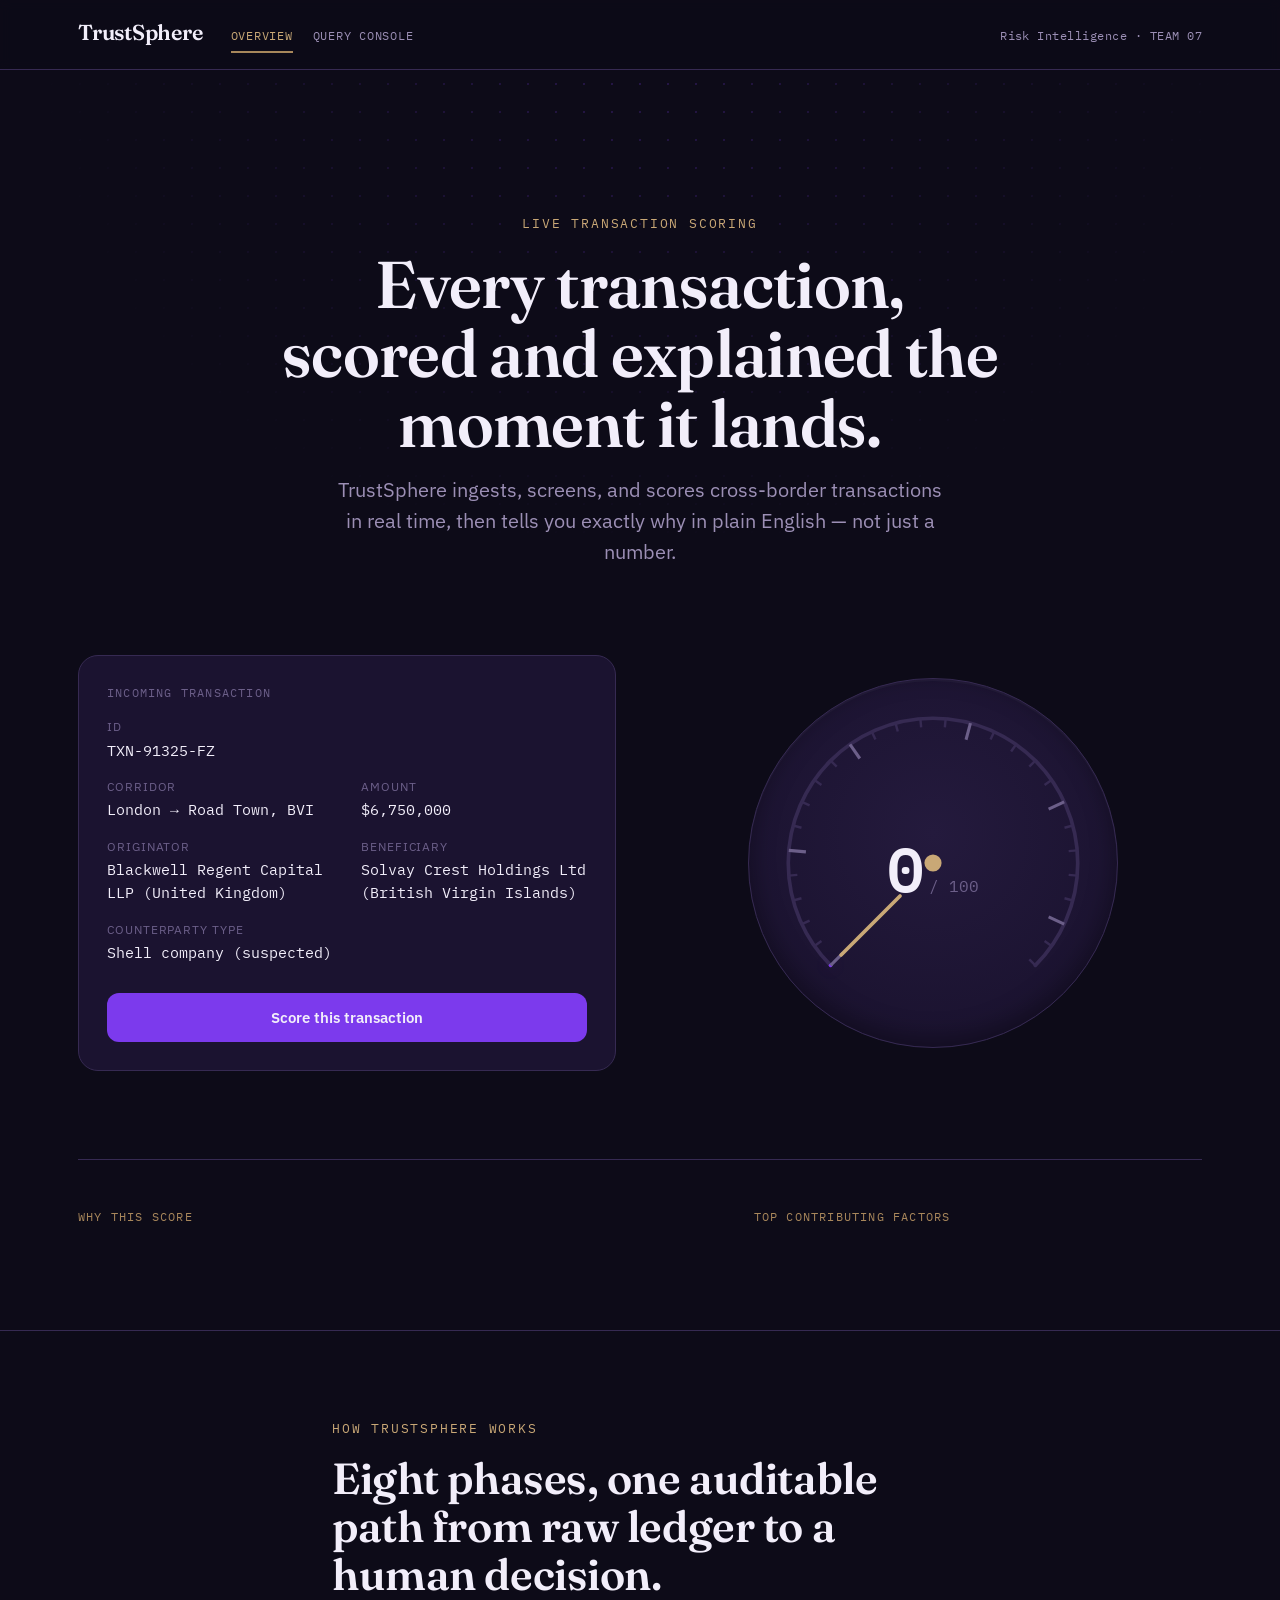
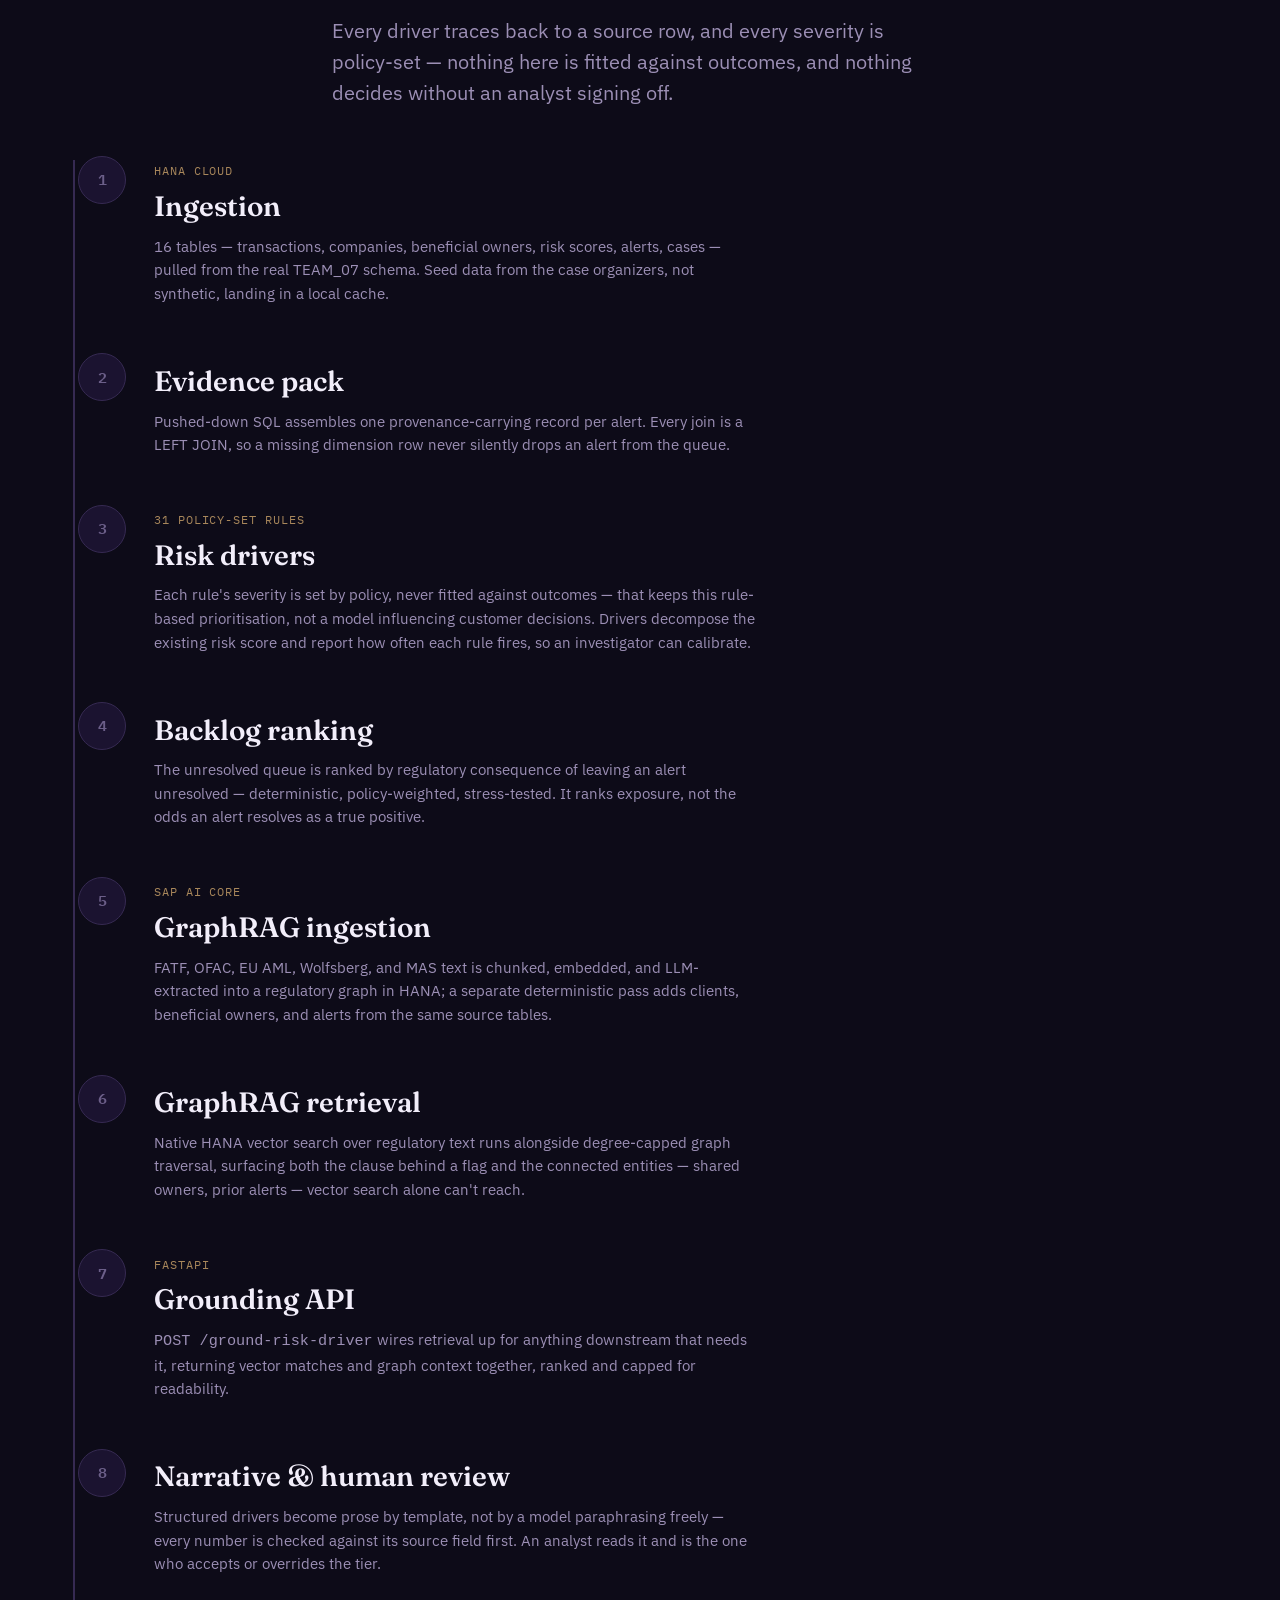
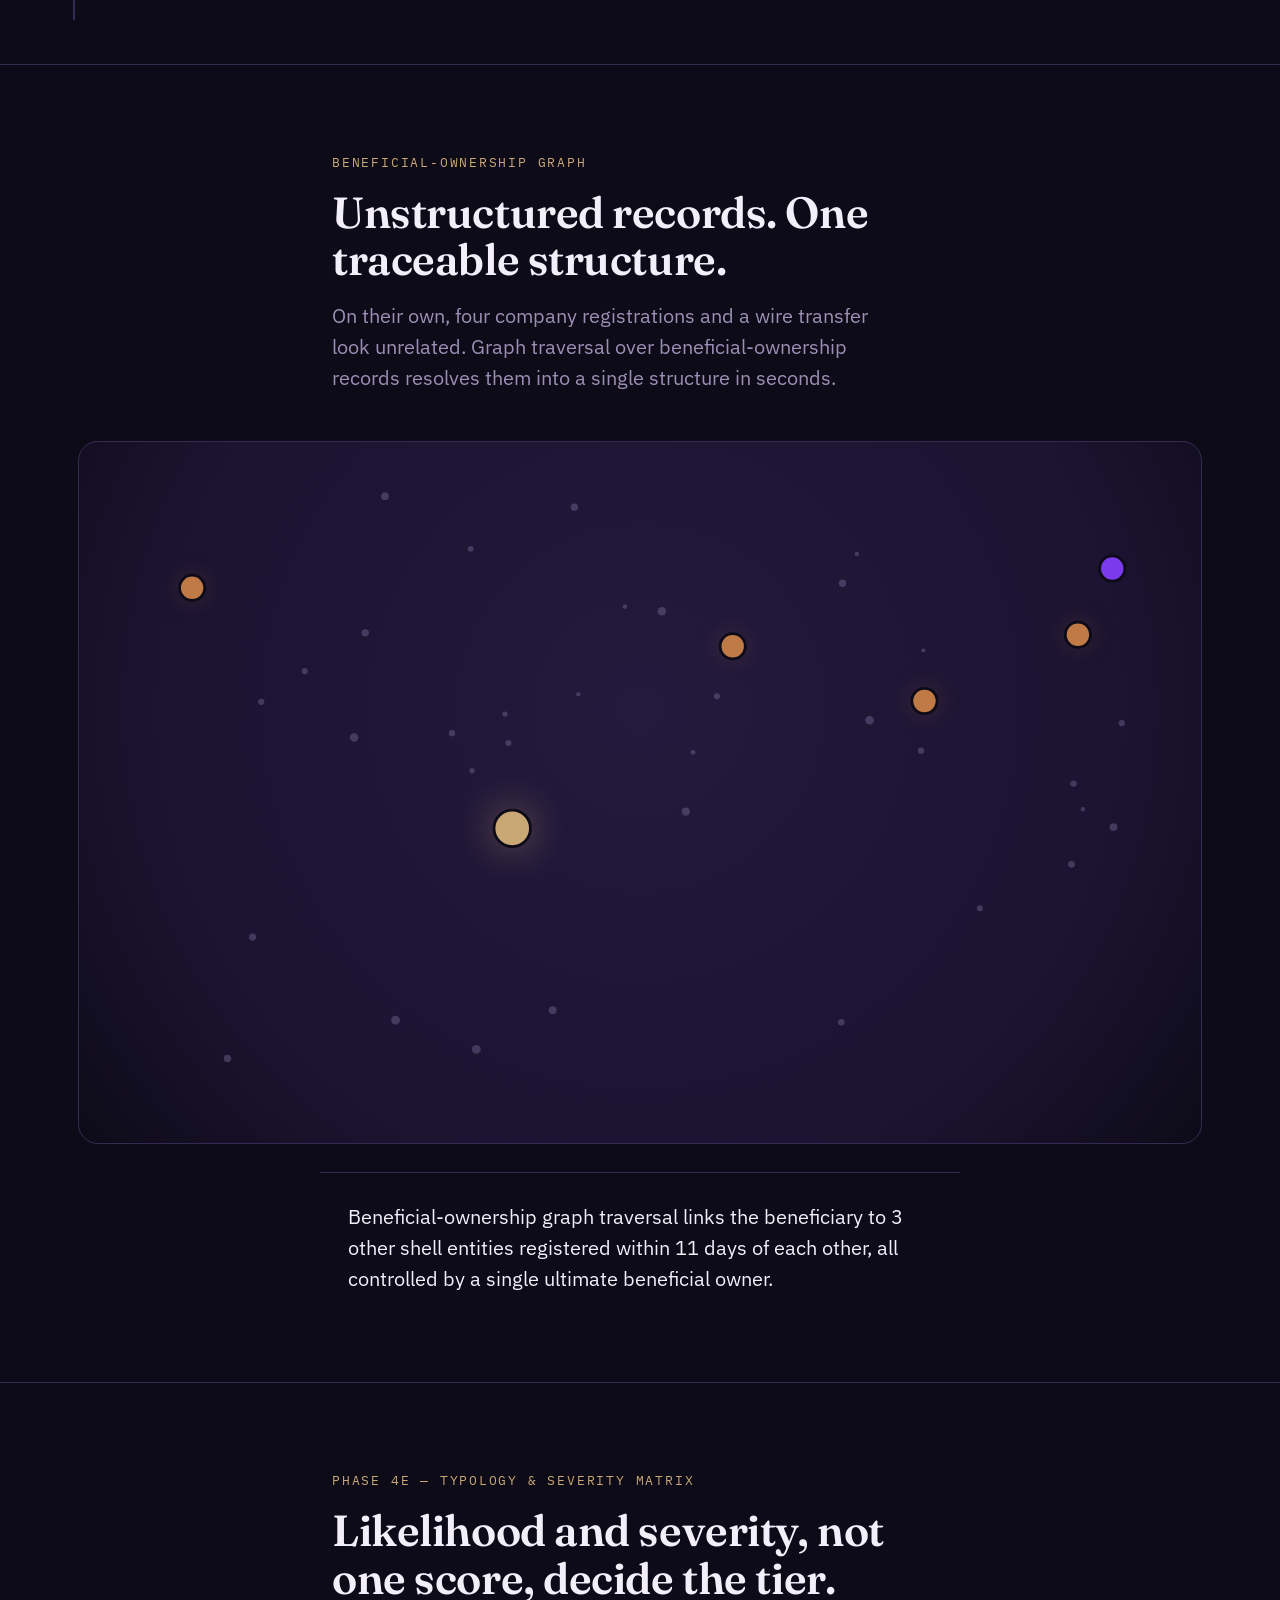
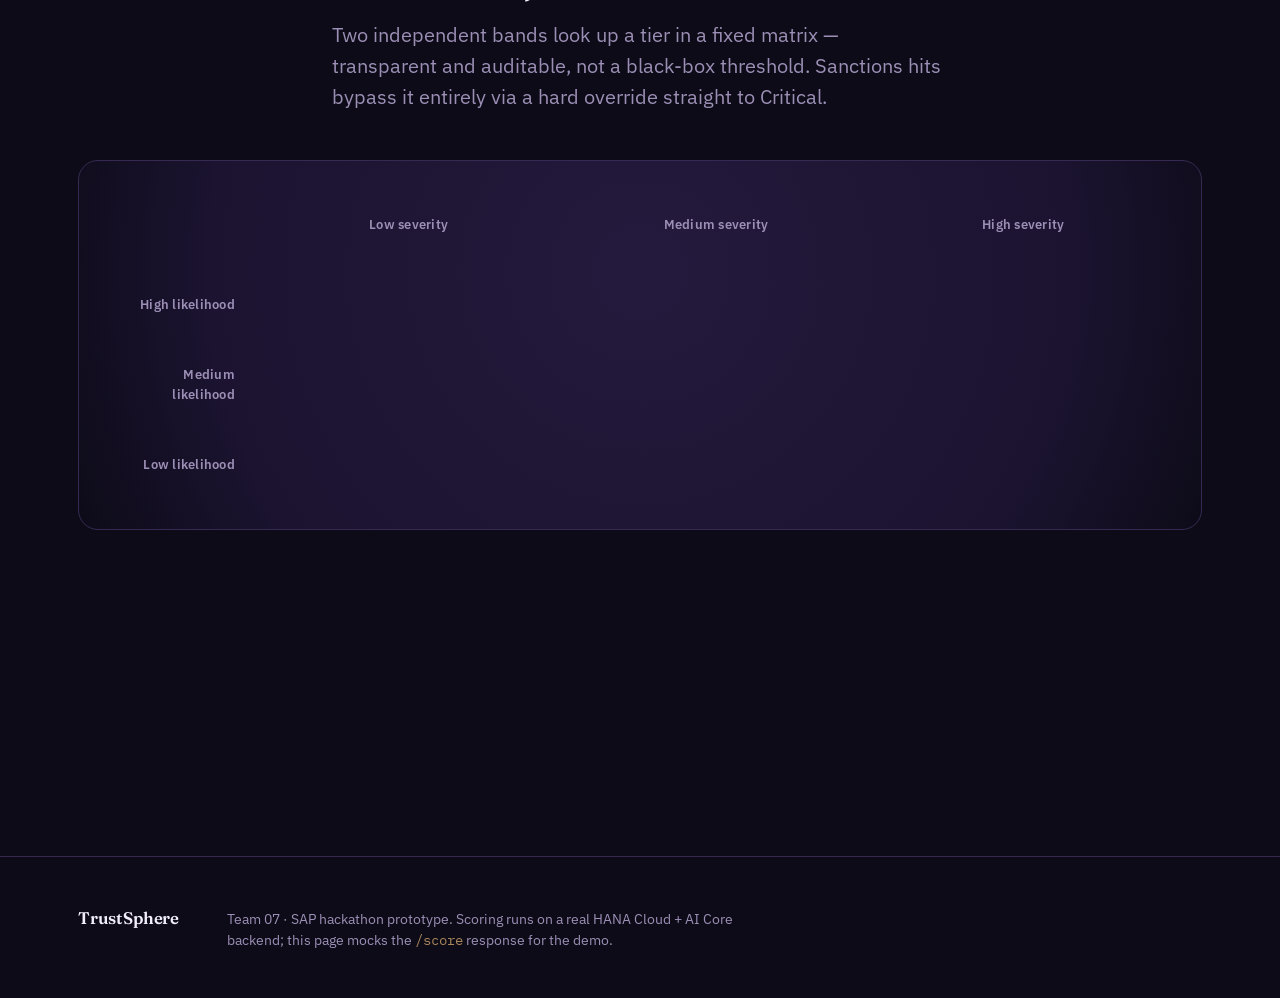
<file: demo/index.html>
<!doctype html>
<html lang="en">
<head>
<meta charset="utf-8" />
<meta name="viewport" content="width=device-width, initial-scale=1" />
<title>TrustSphere — Risk Intelligence for Institutional Banking</title>
<meta name="description" content="Live transaction risk scoring with plain-English rationale, built on real SAP HANA Cloud and AI Core infrastructure." />
<link rel="stylesheet" href="css/tokens.css" />
<link rel="stylesheet" href="css/main.css" />
<link rel="stylesheet" href="css/pipeline.css" />
<link rel="stylesheet" href="css/graph.css" />
<link rel="stylesheet" href="css/severity.css" />
</head>
<body>

<a class="skip-link" href="#main">Skip to content</a>

<header class="site-header">
  <div class="wrap site-header__inner">
    <span class="wordmark">TrustSphere</span>
    <nav class="site-nav" aria-label="Primary">
      <a class="site-nav__link" href="index.html" aria-current="page">Overview</a>
      <a class="site-nav__link" href="query.html">Query console</a>
    </nav>
    <span class="site-header__tag">Risk Intelligence · TEAM 07</span>
  </div>
</header>

<main id="main">
  <section class="hero" aria-labelledby="hero-heading">
    <div class="wrap hero__inner">
      <div class="hero__intro">
        <p class="eyebrow">Live transaction scoring</p>
        <h1 id="hero-heading" class="hero__heading">
          Every transaction, scored and explained the moment it lands.
        </h1>
        <p class="hero__lede">
          TrustSphere ingests, screens, and scores cross-border transactions in real time,
          then tells you exactly why in plain English — not just a number.
        </p>
      </div>

      <div class="hero__stage">
        <div class="txn-card" data-txn-card aria-live="polite">
          <p class="txn-card__label">Incoming transaction</p>
          <dl class="txn-card__grid">
            <div><dt>ID</dt><dd data-field="id">—</dd></div>
            <div><dt>Corridor</dt><dd data-field="corridor">—</dd></div>
            <div><dt>Amount</dt><dd data-field="amount">—</dd></div>
            <div><dt>Originator</dt><dd data-field="originator">—</dd></div>
            <div><dt>Beneficiary</dt><dd data-field="beneficiary">—</dd></div>
            <div><dt>Counterparty type</dt><dd data-field="entityType">—</dd></div>
          </dl>
          <button class="btn btn--primary" type="button" data-score-btn>
            Score this transaction
          </button>
        </div>

        <div class="gauge-panel">
          <div class="gauge" data-gauge id="gauge-instrument">
            <svg data-gauge-svg viewBox="0 0 300 300" role="img" aria-labelledby="gauge-title gauge-desc">
              <title id="gauge-title">Risk score dial</title>
              <desc id="gauge-desc">Radial instrument showing the composite risk score from 0 to 100.</desc>
              <path data-gauge-track class="gauge-track"></path>
              <path data-gauge-progress class="gauge-progress"></path>
              <g data-gauge-ticks></g>
              <line data-gauge-needle class="gauge-needle" x1="150" y1="112" x2="150" y2="44"></line>
              <circle class="gauge-hub" cx="150" cy="150" r="7"></circle>
            </svg>
            <div class="gauge__readout">
              <span class="gauge__score" data-gauge-score>0</span>
              <span class="gauge__scale">/ 100</span>
            </div>
            <p class="gauge__tier" data-gauge-tier aria-live="polite"></p>
          </div>
        </div>
      </div>

      <div class="rationale" data-rationale hidden>
        <div class="rationale__col">
          <p class="rationale__label">Why this score</p>
          <ol class="rationale__lines" data-rationale-lines></ol>
        </div>
        <div class="rationale__col">
          <p class="rationale__label">Top contributing factors</p>
          <ul class="factor-list" data-factor-list></ul>
        </div>
      </div>
    </div>
  </section>

  <section class="pipeline-section" aria-labelledby="pipeline-heading">
    <div class="wrap pipeline-section__intro">
      <p class="eyebrow">How TrustSphere works</p>
      <h2 id="pipeline-heading" class="pipeline-section__heading">
        Eight phases, one auditable path from raw ledger to a human decision.
      </h2>
      <p class="pipeline-section__lede">
        Every driver traces back to a source row, and every severity is policy-set —
        nothing here is fitted against outcomes, and nothing decides without an
        analyst signing off.
      </p>
    </div>

    <div class="wrap pipeline-stage" data-pipeline>
      <div class="pipeline-rail" aria-hidden="true">
        <span class="pipeline-rail__fill" data-pipeline-rail-fill></span>
      </div>
      <ol class="pipeline-list" data-pipeline-list>
        <li class="pipeline-step" data-pipeline-step>
          <div class="pipeline-step__marker" data-pipeline-marker>
            <span class="pipeline-step__dot" data-pipeline-dot></span>
            <span class="pipeline-step__num">1</span>
          </div>
          <div class="pipeline-step__body">
            <span class="pipeline-step__tag">HANA Cloud</span>
            <p class="pipeline-step__title">Ingestion</p>
            <p class="pipeline-step__detail">
              16 tables — transactions, companies, beneficial owners, risk scores,
              alerts, cases — pulled from the real TEAM_07 schema. Seed data from the
              case organizers, not synthetic, landing in a local cache.
            </p>
          </div>
        </li>
        <li class="pipeline-step" data-pipeline-step>
          <div class="pipeline-step__marker" data-pipeline-marker>
            <span class="pipeline-step__dot" data-pipeline-dot></span>
            <span class="pipeline-step__num">2</span>
          </div>
          <div class="pipeline-step__body">
            <p class="pipeline-step__title">Evidence pack</p>
            <p class="pipeline-step__detail">
              Pushed-down SQL assembles one provenance-carrying record per alert.
              Every join is a LEFT JOIN, so a missing dimension row never silently
              drops an alert from the queue.
            </p>
          </div>
        </li>
        <li class="pipeline-step" data-pipeline-step>
          <div class="pipeline-step__marker" data-pipeline-marker>
            <span class="pipeline-step__dot" data-pipeline-dot></span>
            <span class="pipeline-step__num">3</span>
          </div>
          <div class="pipeline-step__body">
            <span class="pipeline-step__tag">31 policy-set rules</span>
            <p class="pipeline-step__title">Risk drivers</p>
            <p class="pipeline-step__detail">
              Each rule's severity is set by policy, never fitted against outcomes —
              that keeps this rule-based prioritisation, not a model influencing
              customer decisions. Drivers decompose the existing risk score and
              report how often each rule fires, so an investigator can calibrate.
            </p>
          </div>
        </li>
        <li class="pipeline-step" data-pipeline-step>
          <div class="pipeline-step__marker" data-pipeline-marker>
            <span class="pipeline-step__dot" data-pipeline-dot></span>
            <span class="pipeline-step__num">4</span>
          </div>
          <div class="pipeline-step__body">
            <p class="pipeline-step__title">Backlog ranking</p>
            <p class="pipeline-step__detail">
              The unresolved queue is ranked by regulatory consequence of leaving an
              alert unresolved — deterministic, policy-weighted, stress-tested. It
              ranks exposure, not the odds an alert resolves as a true positive.
            </p>
          </div>
        </li>
        <li class="pipeline-step" data-pipeline-step>
          <div class="pipeline-step__marker" data-pipeline-marker>
            <span class="pipeline-step__dot" data-pipeline-dot></span>
            <span class="pipeline-step__num">5</span>
          </div>
          <div class="pipeline-step__body">
            <span class="pipeline-step__tag">SAP AI Core</span>
            <p class="pipeline-step__title">GraphRAG ingestion</p>
            <p class="pipeline-step__detail">
              FATF, OFAC, EU AML, Wolfsberg, and MAS text is chunked, embedded, and
              LLM-extracted into a regulatory graph in HANA; a separate deterministic
              pass adds clients, beneficial owners, and alerts from the same source tables.
            </p>
          </div>
        </li>
        <li class="pipeline-step" data-pipeline-step>
          <div class="pipeline-step__marker" data-pipeline-marker>
            <span class="pipeline-step__dot" data-pipeline-dot></span>
            <span class="pipeline-step__num">6</span>
          </div>
          <div class="pipeline-step__body">
            <p class="pipeline-step__title">GraphRAG retrieval</p>
            <p class="pipeline-step__detail">
              Native HANA vector search over regulatory text runs alongside
              degree-capped graph traversal, surfacing both the clause behind a flag
              and the connected entities — shared owners, prior alerts — vector
              search alone can't reach.
            </p>
          </div>
        </li>
        <li class="pipeline-step" data-pipeline-step>
          <div class="pipeline-step__marker" data-pipeline-marker>
            <span class="pipeline-step__dot" data-pipeline-dot></span>
            <span class="pipeline-step__num">7</span>
          </div>
          <div class="pipeline-step__body">
            <span class="pipeline-step__tag">FastAPI</span>
            <p class="pipeline-step__title">Grounding API</p>
            <p class="pipeline-step__detail">
              <code>POST /ground-risk-driver</code> wires retrieval up for anything
              downstream that needs it, returning vector matches and graph context
              together, ranked and capped for readability.
            </p>
          </div>
        </li>
        <li class="pipeline-step" data-pipeline-step>
          <div class="pipeline-step__marker" data-pipeline-marker>
            <span class="pipeline-step__dot" data-pipeline-dot></span>
            <span class="pipeline-step__num">8</span>
          </div>
          <div class="pipeline-step__body">
            <p class="pipeline-step__title">Narrative &amp; human review</p>
            <p class="pipeline-step__detail">
              Structured drivers become prose by template, not by a model
              paraphrasing freely — every number is checked against its source field
              first. An analyst reads it and is the one who accepts or overrides the tier.
            </p>
          </div>
        </li>
      </ol>
    </div>
  </section>

  <section class="graph-section" aria-labelledby="graph-heading">
    <div class="wrap graph-section__intro">
      <p class="eyebrow">Beneficial-ownership graph</p>
      <h2 id="graph-heading" class="graph-section__heading">
        Unstructured records. One traceable structure.
      </h2>
      <p class="graph-section__lede">
        On their own, four company registrations and a wire transfer look unrelated.
        Graph traversal over beneficial-ownership records resolves them into a single
        structure in seconds.
      </p>
    </div>

    <div class="wrap graph-pin__inner">
      <div class="graph-stage" data-graph>
        <svg data-graph-svg viewBox="0 0 760 460" role="img" aria-labelledby="graph-title graph-desc">
          <title id="graph-title">Beneficial-ownership graph traversal</title>
          <desc id="graph-desc">Four shell entities and an originator resolve into a graph converging on a single ultimate beneficial owner.</desc>
        </svg>
      </div>
      <p class="wrap graph-caption" data-graph-caption>
        Beneficial-ownership graph traversal links the beneficiary to 3 other shell
        entities registered within 11 days of each other, all controlled by a single
        ultimate beneficial owner.
      </p>
    </div>
  </section>

  <section class="severity-section" aria-labelledby="severity-heading">
    <div class="wrap severity-section__intro">
      <p class="eyebrow">Phase 4e — Typology &amp; severity matrix</p>
      <h2 id="severity-heading" class="severity-section__heading">
        Likelihood and severity, not one score, decide the tier.
      </h2>
      <p class="severity-section__lede">
        Two independent bands look up a tier in a fixed matrix — transparent and
        auditable, not a black-box threshold. Sanctions hits bypass it entirely
        via a hard override straight to Critical.
      </p>
    </div>

    <div class="wrap severity-stage">
      <div class="severity-matrix" data-severity-matrix>
        <div class="severity-matrix__grid">
          <div class="severity-cell severity-cell--corner" aria-hidden="true"></div>
          <div class="severity-cell severity-cell--col-head">Low severity</div>
          <div class="severity-cell severity-cell--col-head">Medium severity</div>
          <div class="severity-cell severity-cell--col-head">High severity</div>

          <div class="severity-cell severity-cell--row-head">High likelihood</div>
          <div class="severity-cell tier-medium" data-cell="high-low">Medium</div>
          <div class="severity-cell tier-high" data-cell="high-medium">High</div>
          <div class="severity-cell tier-critical" data-cell="high-high" data-severity-highlight>Critical</div>

          <div class="severity-cell severity-cell--row-head">Medium likelihood</div>
          <div class="severity-cell tier-low" data-cell="medium-low">Low</div>
          <div class="severity-cell tier-medium" data-cell="medium-medium">Medium</div>
          <div class="severity-cell tier-high" data-cell="medium-high">High</div>

          <div class="severity-cell severity-cell--row-head">Low likelihood</div>
          <div class="severity-cell tier-low" data-cell="low-low">Low</div>
          <div class="severity-cell tier-low" data-cell="low-medium">Low</div>
          <div class="severity-cell tier-medium" data-cell="low-high">Medium</div>
        </div>
      </div>

      <p class="severity-caption" data-severity-caption>
        The shell-company case lands <strong>high likelihood × high severity</strong> —
        entity-type risk maxed, transaction size in the 96th percentile — landing
        Critical independent of any sanctions hit.
      </p>
    </div>
  </section>
</main>

<footer class="site-footer">
  <div class="wrap site-footer__inner">
    <span class="wordmark wordmark--small">TrustSphere</span>
    <p class="site-footer__note">
      Team 07 · SAP hackathon prototype. Scoring runs on a real HANA Cloud + AI Core
      backend; this page mocks the <code>/score</code> response for the demo.
    </p>
  </div>
</footer>

<script src="vendor/gsap/gsap.min.js"></script>
<script src="vendor/gsap/ScrollTrigger.min.js"></script>
<script src="js/data.js"></script>
<script src="js/gauge.js"></script>
<script src="js/pipeline.js"></script>
<script src="js/graph.js"></script>
<script src="js/severity.js"></script>
<script src="js/main.js"></script>
</body>
</html>
</file>
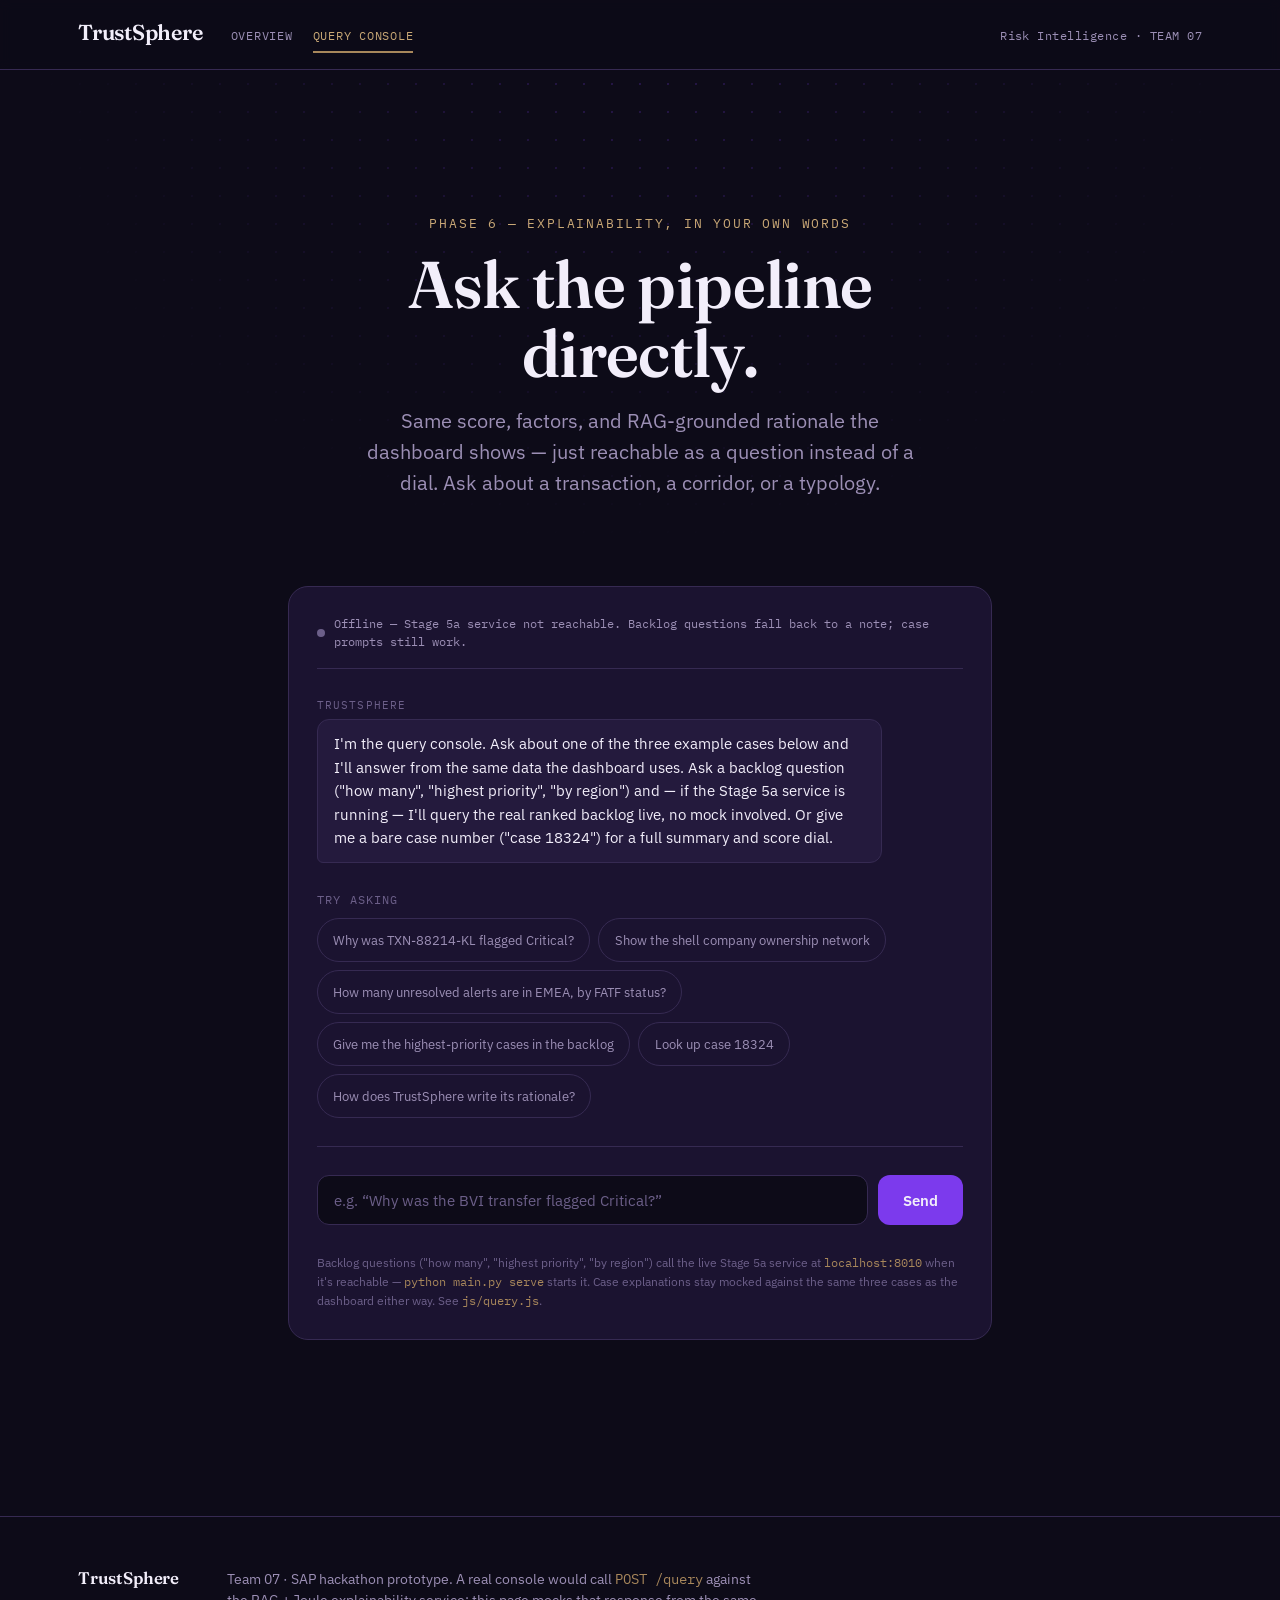
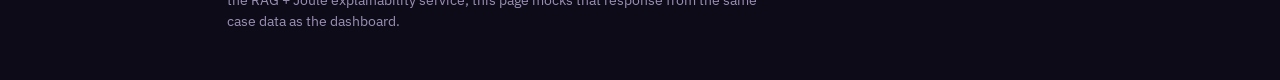
<file: demo/query.html>
<!doctype html>
<html lang="en">
<head>
<meta charset="utf-8" />
<meta name="viewport" content="width=device-width, initial-scale=1" />
<title>Query Console — TrustSphere</title>
<meta name="description" content="Ask TrustSphere's explainability layer about a transaction, corridor, or typology and get the same scored, RAG-grounded rationale the dashboard shows, in plain English." />
<link rel="stylesheet" href="css/tokens.css" />
<link rel="stylesheet" href="css/main.css" />
<link rel="stylesheet" href="css/query.css" />
</head>
<body>

<a class="skip-link" href="#main">Skip to content</a>

<header class="site-header">
  <div class="wrap site-header__inner">
    <span class="wordmark">TrustSphere</span>
    <nav class="site-nav" aria-label="Primary">
      <a class="site-nav__link" href="index.html">Overview</a>
      <a class="site-nav__link" href="query.html" aria-current="page">Query console</a>
    </nav>
    <span class="site-header__tag">Risk Intelligence · TEAM 07</span>
  </div>
</header>

<main id="main">
  <section class="query-hero" aria-labelledby="query-heading">
    <div class="wrap query-hero__intro">
      <p class="eyebrow">Phase 6 — explainability, in your own words</p>
      <h1 id="query-heading" class="query-hero__heading">Ask the pipeline directly.</h1>
      <p class="query-hero__lede">
        Same score, factors, and RAG-grounded rationale the dashboard shows —
        just reachable as a question instead of a dial. Ask about a
        transaction, a corridor, or a typology.
      </p>
    </div>

    <div class="wrap query-console" data-console>
      <div class="chat-status" data-chat-status data-state="checking">
        <span class="chat-status__dot" aria-hidden="true"></span>
        <span data-chat-status-text>Checking the live backlog analytics service…</span>
      </div>

      <div
        class="chat-log"
        data-chat-log
        role="log"
        aria-live="polite"
        aria-relevant="additions"
        aria-label="Conversation with the TrustSphere query console"
      ></div>

      <div class="chat-suggestions">
        <p class="chat-suggestions__label">Try asking</p>
        <div class="chat-suggestions__list" data-chat-suggestions-list></div>
      </div>

      <form class="chat-composer" data-chat-form novalidate>
        <label class="visually-hidden" for="chat-input">Ask about a transaction, corridor, or typology</label>
        <input
          class="chat-composer__input"
          id="chat-input"
          type="text"
          name="query"
          placeholder="e.g. “Why was the BVI transfer flagged Critical?”"
          autocomplete="off"
          data-chat-input
        />
        <button class="btn btn--primary chat-composer__submit" type="submit" data-chat-submit>
          Send
        </button>
      </form>

      <p class="chat-console__note">
        Backlog questions ("how many", "highest priority", "by region") call the
        live Stage 5a service at <code>localhost:8010</code> when it's reachable —
        <code>python main.py serve</code> starts it. Case explanations stay mocked
        against the same three cases as the dashboard either way. See
        <code>js/query.js</code>.
      </p>
    </div>
  </section>
</main>

<footer class="site-footer">
  <div class="wrap site-footer__inner">
    <span class="wordmark wordmark--small">TrustSphere</span>
    <p class="site-footer__note">
      Team 07 · SAP hackathon prototype. A real console would call
      <code>POST /query</code> against the RAG + Joule explainability service;
      this page mocks that response from the same case data as the dashboard.
    </p>
  </div>
</footer>

<script src="vendor/gsap/gsap.min.js"></script>
<script src="js/data.js"></script>
<script src="js/gauge.js"></script>
<script src="js/query.js"></script>
</body>
</html>
</file>
<file: demo/css/tokens.css>
/* ---------------------------------------------------------------------
   TrustSphere design tokens
   Palette: near-black violet void, plum surfaces, restrained electric
   violet as structure, platinum as a foil-stamped accent, desaturated
   tier colors that sit inside the same family rather than a status
   rainbow. See demo/README.md (plan doc) for rationale.
   --------------------------------------------------------------------- */

@font-face {
  font-family: 'Fraunces';
  font-style: normal;
  font-weight: 300 900;
  font-display: swap;
  src: url('../assets/fonts/fraunces-variable.woff2') format('woff2');
}

@font-face {
  font-family: 'IBM Plex Sans';
  font-style: normal;
  font-weight: 100 700;
  font-display: swap;
  src: url('../assets/fonts/plex-sans-variable.woff2') format('woff2');
}

@font-face {
  font-family: 'IBM Plex Mono';
  font-style: normal;
  font-weight: 400;
  font-display: swap;
  src: url('../assets/fonts/plex-mono-400.woff2') format('woff2');
}

@font-face {
  font-family: 'IBM Plex Mono';
  font-style: normal;
  font-weight: 500;
  font-display: swap;
  src: url('../assets/fonts/plex-mono-500.woff2') format('woff2');
}

@font-face {
  font-family: 'IBM Plex Mono';
  font-style: normal;
  font-weight: 600;
  font-display: swap;
  src: url('../assets/fonts/plex-mono-600.woff2') format('woff2');
}

:root {
  /* Surfaces */
  --void: #0d0b18;
  --plum: #1b1330;
  --plum-raised: #241a3d;
  --hairline: #362a52;

  /* Brand + accent (structural use only, never a large fill) */
  --violet: #7c3aed;
  --violet-dim: #5b21b6;
  --violet-glow: rgba(124, 58, 237, 0.35);
  --platinum: #c9a876;
  --platinum-dim: #a8875b;

  /* Text */
  --text: #f2eefa;
  --text-muted: #9c8fb5;
  --text-faint: #6c5f89;

  /* Risk tiers -- desaturated, warm-shifted into the palette family */
  --tier-low: #7fa98c;
  --tier-low-glow: rgba(127, 169, 140, 0.18);
  --tier-medium: #c9a24e;
  --tier-medium-glow: rgba(201, 162, 78, 0.18);
  --tier-high: #c07a45;
  --tier-high-glow: rgba(192, 122, 69, 0.18);
  --tier-critical: #b3475b;
  --tier-critical-glow: rgba(179, 71, 91, 0.2);

  /* Type */
  --font-display: 'Fraunces', ui-serif, Georgia, serif;
  --font-body: 'IBM Plex Sans', -apple-system, BlinkMacSystemFont, sans-serif;
  --font-mono: 'IBM Plex Mono', ui-monospace, 'SF Mono', monospace;

  /* Type scale (fluid) */
  --step-body: 1rem;
  --step-lede: clamp(1.05rem, 0.98rem + 0.35vw, 1.25rem);
  --step-h3: clamp(1.35rem, 1.2rem + 0.7vw, 1.75rem);
  --step-h2: clamp(1.9rem, 1.6rem + 1.4vw, 2.75rem);
  --step-h1: clamp(2.6rem, 2.05rem + 2.6vw, 4.4rem);
  --step-eyebrow: 0.8rem;
  --step-score: clamp(2.75rem, 2.3rem + 2vw, 4rem);

  /* Spacing */
  --space-xs: 0.5rem;
  --space-sm: 1rem;
  --space-md: 1.75rem;
  --space-lg: 3rem;
  --space-xl: 5.5rem;
  --space-2xl: 9rem;

  /* Motion */
  --ease-instrument: cubic-bezier(0.16, 1, 0.3, 1);
  --dur-fast: 0.2s;
  --dur-med: 0.5s;

  /* Radius */
  --radius-sm: 6px;
  --radius-md: 12px;
  --radius-lg: 20px;

  --max-width: 1180px;
}

@media (prefers-reduced-motion: reduce) {
  :root {
    --dur-fast: 0.001s;
    --dur-med: 0.001s;
  }
}
</file>
<file: demo/css/main.css>
/* ---------------------------------------------------------------------
   Base
   --------------------------------------------------------------------- */
*, *::before, *::after { box-sizing: border-box; }
html { color-scheme: dark; }

body {
  margin: 0;
  background: var(--void);
  color: var(--text);
  font-family: var(--font-body);
  font-size: var(--step-body);
  line-height: 1.55;
  -webkit-font-smoothing: antialiased;
}

.wrap {
  max-width: var(--max-width);
  margin-inline: auto;
  padding-inline: var(--space-md);
}

h1, h2, h3 {
  font-family: var(--font-display);
  font-weight: 600;
  letter-spacing: -0.01em;
  margin: 0;
}

p { margin: 0; }

.skip-link {
  position: absolute;
  left: -9999px;
  top: 0;
  background: var(--plum-raised);
  color: var(--text);
  padding: 0.75rem 1.25rem;
  z-index: 100;
  border-radius: var(--radius-sm);
}
.skip-link:focus {
  left: var(--space-md);
  top: var(--space-md);
}

:focus-visible {
  outline: 2px solid var(--violet);
  outline-offset: 3px;
  border-radius: var(--radius-sm);
}

.eyebrow {
  font-family: var(--font-mono);
  font-size: var(--step-eyebrow);
  letter-spacing: 0.14em;
  text-transform: uppercase;
  color: var(--platinum);
  margin: 0 0 var(--space-sm);
}

/* ---------------------------------------------------------------------
   Header
   --------------------------------------------------------------------- */
.site-header {
  border-bottom: 1px solid var(--hairline);
  background: color-mix(in srgb, var(--void) 92%, transparent);
  backdrop-filter: blur(6px);
  position: sticky;
  top: 0;
  z-index: 10;
}

.site-header__inner {
  display: flex;
  align-items: baseline;
  gap: var(--space-md);
  padding-block: var(--space-sm);
  flex-wrap: wrap;
}

@media (max-width: 480px) {
  .site-header__inner { flex-direction: column; align-items: flex-start; gap: 0.25rem; }
}

.wordmark {
  font-family: var(--font-display);
  font-size: 1.35rem;
  font-weight: 600;
  letter-spacing: -0.01em;
}

.site-nav {
  display: flex;
  gap: 1.25rem;
  flex-wrap: wrap;
}

.site-nav__link {
  font-family: var(--font-mono);
  font-size: 0.78rem;
  letter-spacing: 0.06em;
  text-transform: uppercase;
  color: var(--text-muted);
  text-decoration: none;
  padding-block: 0.35rem;
  border-bottom: 2px solid transparent;
  transition: color var(--dur-fast) var(--ease-instrument), border-color var(--dur-fast) var(--ease-instrument);
}

.site-nav__link:hover,
.site-nav__link:focus-visible {
  color: var(--text);
  border-color: var(--hairline);
}

.site-nav__link[aria-current='page'] {
  color: var(--platinum);
  border-color: var(--platinum-dim);
}

.site-header__tag {
  font-family: var(--font-mono);
  font-size: 0.75rem;
  color: var(--text-muted);
  letter-spacing: 0.04em;
  margin-inline-start: auto;
}

@media (max-width: 480px) {
  .site-header__tag { margin-inline-start: 0; }
}

.visually-hidden {
  position: absolute;
  width: 1px;
  height: 1px;
  padding: 0;
  margin: -1px;
  overflow: hidden;
  clip: rect(0, 0, 0, 0);
  white-space: nowrap;
  border: 0;
}

/* ---------------------------------------------------------------------
   Hero
   --------------------------------------------------------------------- */
.hero {
  position: relative;
  padding-block: var(--space-2xl) var(--space-xl);
  overflow: clip;
  background-image:
    radial-gradient(circle, color-mix(in srgb, var(--violet) 22%, transparent) 1px, transparent 1px);
  background-size: 28px 28px;
  background-position: center top;
}

.hero::after {
  content: '';
  position: absolute;
  inset: 0;
  pointer-events: none;
  background: radial-gradient(60% 50% at 50% 0%, transparent 0%, var(--void) 78%);
}

.hero__inner { position: relative; z-index: 1; }

.hero__intro {
  max-width: 46rem;
  margin-inline: auto;
  text-align: center;
  margin-bottom: var(--space-xl);
}

.hero__heading {
  font-size: var(--step-h1);
  line-height: 1.05;
}

.hero__lede {
  font-size: var(--step-lede);
  color: var(--text-muted);
  margin-top: var(--space-sm);
  max-width: 38rem;
  margin-inline: auto;
}

.hero__stage {
  display: grid;
  grid-template-columns: minmax(0, 1fr) minmax(0, 1fr);
  gap: var(--space-lg);
  align-items: center;
}

@media (max-width: 860px) {
  .hero__stage { grid-template-columns: 1fr; }
}

/* ---------------------------------------------------------------------
   Transaction card
   --------------------------------------------------------------------- */
.txn-card {
  background: var(--plum);
  border: 1px solid var(--hairline);
  border-radius: var(--radius-lg);
  padding: var(--space-md);
}

.txn-card__label {
  font-family: var(--font-mono);
  font-size: 0.75rem;
  letter-spacing: 0.1em;
  text-transform: uppercase;
  color: var(--text-faint);
  margin-bottom: var(--space-sm);
}

.txn-card__grid {
  display: grid;
  grid-template-columns: 1fr 1fr;
  gap: var(--space-sm) var(--space-md);
  margin: 0 0 var(--space-md);
}

.txn-card__grid > div:first-child { grid-column: 1 / -1; }

.txn-card__grid dt {
  font-size: 0.72rem;
  text-transform: uppercase;
  letter-spacing: 0.08em;
  color: var(--text-faint);
  margin-bottom: 0.2rem;
}

.txn-card__grid dd {
  margin: 0;
  font-family: var(--font-mono);
  font-size: 0.92rem;
  color: var(--text);
  font-variant-numeric: tabular-nums;
  word-break: break-word;
}

/* ---------------------------------------------------------------------
   Buttons
   --------------------------------------------------------------------- */
.btn {
  font-family: var(--font-body);
  font-weight: 600;
  font-size: 0.95rem;
  border-radius: var(--radius-md);
  padding: 0.85rem 1.5rem;
  border: 1px solid transparent;
  cursor: pointer;
  transition: transform var(--dur-fast) var(--ease-instrument), box-shadow var(--dur-fast) var(--ease-instrument), background var(--dur-fast) var(--ease-instrument);
  width: 100%;
}

.btn--primary {
  background: var(--violet);
  color: var(--text);
}

.btn--primary:hover,
.btn--primary:focus-visible {
  background: color-mix(in srgb, var(--violet) 88%, white 12%);
  box-shadow: 0 0 0 1px var(--violet), 0 8px 28px -8px var(--violet-glow);
  transform: translateY(-1px);
}

.btn--primary:active { transform: translateY(0); }

.btn[disabled] { opacity: 0.55; cursor: progress; }

/* ---------------------------------------------------------------------
   Gauge
   --------------------------------------------------------------------- */
.gauge-panel {
  display: flex;
  justify-content: center;
}

.gauge {
  position: relative;
  width: min(370px, 82vw);
  aspect-ratio: 1;
  border-radius: 50%;
  background: radial-gradient(circle at 50% 42%, var(--plum-raised) 0%, var(--plum) 72%, var(--plum) 100%);
  border: 1px solid var(--hairline);
  display: flex;
  flex-direction: column;
  align-items: center;
  justify-content: center;
  transition: box-shadow 0.6s var(--ease-instrument);
  box-shadow: inset 0 2px 1px rgba(242, 238, 250, 0.04), inset 0 -8px 24px rgba(0, 0, 0, 0.35), 0 0 0 0 transparent;
}

.gauge svg { position: absolute; inset: 0; width: 100%; height: 100%; }

.gauge-tick { stroke: var(--hairline); stroke-width: 2; }
.gauge-tick--major { stroke: var(--text-faint); stroke-width: 2.5; }

.gauge-track {
  fill: none;
  stroke: var(--hairline);
  stroke-width: 3;
  stroke-linecap: round;
}

.gauge-progress {
  fill: none;
  stroke: var(--violet);
  stroke-width: 3;
  stroke-linecap: round;
  filter: drop-shadow(0 0 6px var(--violet-glow));
}

.gauge-needle {
  stroke: var(--platinum);
  stroke-width: 3;
  stroke-linecap: round;
}

.gauge-hub { fill: var(--platinum); }

.gauge__readout {
  position: relative;
  z-index: 1;
  display: flex;
  align-items: baseline;
  gap: 0.35rem;
  font-family: var(--font-mono);
  margin-top: 2.2rem;
}

.gauge__score {
  font-size: var(--step-score);
  font-weight: 600;
  font-variant-numeric: tabular-nums;
}

.gauge__scale {
  font-size: 1rem;
  color: var(--text-faint);
}

.gauge__tier {
  position: relative;
  z-index: 1;
  font-family: var(--font-mono);
  font-size: 0.85rem;
  letter-spacing: 0.1em;
  text-transform: uppercase;
  margin-top: 0.5rem;
  min-height: 1.2em;
  color: var(--text-muted);
}

.gauge.is-landed {
  box-shadow: inset 0 2px 1px rgba(242, 238, 250, 0.04), inset 0 -8px 24px rgba(0, 0, 0, 0.35), 0 0 60px -10px var(--glow, transparent);
}
.gauge.tier-low { --glow: var(--tier-low-glow); }
.gauge.tier-medium { --glow: var(--tier-medium-glow); }
.gauge.tier-high { --glow: var(--tier-high-glow); }
.gauge.tier-critical { --glow: var(--tier-critical-glow); }

.gauge.tier-low .gauge-progress { stroke: var(--tier-low); filter: drop-shadow(0 0 6px var(--tier-low-glow)); }
.gauge.tier-medium .gauge-progress { stroke: var(--tier-medium); filter: drop-shadow(0 0 6px var(--tier-medium-glow)); }
.gauge.tier-high .gauge-progress { stroke: var(--tier-high); filter: drop-shadow(0 0 6px var(--tier-high-glow)); }
.gauge.tier-critical .gauge-progress { stroke: var(--tier-critical); filter: drop-shadow(0 0 6px var(--tier-critical-glow)); }

.gauge.tier-low .gauge__tier { color: var(--tier-low); }
.gauge.tier-medium .gauge__tier { color: var(--tier-medium); }
.gauge.tier-high .gauge__tier { color: var(--tier-high); }
.gauge.tier-critical .gauge__tier { color: var(--tier-critical); }

/* ---------------------------------------------------------------------
   Rationale reveal
   --------------------------------------------------------------------- */
.rationale {
  margin-top: var(--space-xl);
  display: grid;
  grid-template-columns: minmax(0, 1.4fr) minmax(0, 1fr);
  gap: var(--space-lg);
  border-top: 1px solid var(--hairline);
  padding-top: var(--space-lg);
}

@media (max-width: 860px) {
  .rationale { grid-template-columns: 1fr; }
}

.rationale__label {
  font-family: var(--font-mono);
  font-size: 0.75rem;
  letter-spacing: 0.1em;
  text-transform: uppercase;
  color: var(--platinum-dim);
  margin-bottom: var(--space-sm);
}

.rationale__lines {
  list-style: none;
  margin: 0;
  padding: 0;
  display: flex;
  flex-direction: column;
  gap: 0.85rem;
}

.rationale__lines li {
  font-size: var(--step-lede);
  color: var(--text);
  max-width: 42rem;
}

.factor-list {
  list-style: none;
  margin: 0;
  padding: 0;
  display: flex;
  flex-direction: column;
  gap: 0.65rem;
}

.factor-list li {
  display: grid;
  grid-template-columns: 1fr auto;
  gap: 0.25rem 0.75rem;
  align-items: baseline;
  border-bottom: 1px solid var(--hairline);
  padding-bottom: 0.6rem;
}

.factor-list .factor-name {
  font-size: 0.92rem;
  color: var(--text);
}

.factor-list .factor-detail {
  grid-column: 1 / -1;
  font-size: 0.82rem;
  color: var(--text-muted);
}

.factor-list .factor-weight {
  font-family: var(--font-mono);
  font-size: 0.85rem;
  color: var(--platinum);
  font-variant-numeric: tabular-nums;
}

/* ---------------------------------------------------------------------
   Footer
   --------------------------------------------------------------------- */
.site-footer {
  border-top: 1px solid var(--hairline);
  padding-block: var(--space-lg);
  margin-top: var(--space-xl);
}

.site-footer__inner {
  display: flex;
  flex-wrap: wrap;
  align-items: baseline;
  gap: var(--space-sm) var(--space-lg);
}

.wordmark--small { font-size: 1.05rem; }

.site-footer__note {
  color: var(--text-muted);
  font-size: 0.85rem;
  max-width: 34rem;
}

.site-footer__note code {
  font-family: var(--font-mono);
  color: var(--platinum-dim);
}

/* ---------------------------------------------------------------------
   Reduced motion
   --------------------------------------------------------------------- */
@media (prefers-reduced-motion: reduce) {
  .hero { background-image: none; }
  .btn, .gauge { transition: none; }
}
</file>
<file: demo/css/pipeline.css>
/* ---------------------------------------------------------------------
   Pipeline schematic
   --------------------------------------------------------------------- */
.pipeline-section {
  border-top: 1px solid var(--hairline);
  padding-block: var(--space-xl) 0;
}

.pipeline-section__intro {
  max-width: 42rem;
  margin-bottom: var(--space-lg);
}

.pipeline-section__heading {
  font-size: var(--step-h2);
  line-height: 1.1;
  margin-top: var(--space-sm);
}

.pipeline-section__lede {
  font-size: var(--step-lede);
  color: var(--text-muted);
  margin-top: var(--space-sm);
  max-width: 38rem;
}

.pipeline-stage {
  position: relative;
  padding-bottom: var(--space-xl);
}

.pipeline-rail {
  position: absolute;
  top: 0.25rem;
  bottom: 2.75rem;
  left: 1.5rem;
  width: 2px;
  background: var(--hairline);
  transform: translateX(-50%);
}

.pipeline-rail__fill {
  position: absolute;
  inset: 0;
  width: 100%;
  background: var(--violet);
  box-shadow: 0 0 10px var(--violet-glow);
  transform-origin: top;
  transform: scaleY(0);
}

.pipeline-list {
  position: relative;
  list-style: none;
  margin: 0;
  padding: 0;
  display: flex;
  flex-direction: column;
  gap: var(--space-lg);
}

.pipeline-step {
  display: grid;
  grid-template-columns: 3rem 1fr;
  column-gap: var(--space-md);
  align-items: start;
}

.pipeline-step__marker {
  position: relative;
  width: 3rem;
  height: 3rem;
  border-radius: 50%;
  background: var(--plum);
  border: 1px solid var(--hairline);
  display: flex;
  align-items: center;
  justify-content: center;
  z-index: 1;
}

.pipeline-step__dot {
  position: absolute;
  inset: 3px;
  border-radius: 50%;
  background: var(--violet);
  box-shadow: 0 0 0 4px var(--violet-glow), 0 0 20px var(--violet-glow);
  transform: scale(0);
  transition: transform var(--dur-med) var(--ease-instrument);
}

.pipeline-step__num {
  position: relative;
  z-index: 1;
  font-family: var(--font-mono);
  font-size: 0.95rem;
  font-weight: 600;
  color: var(--text-faint);
  transition: color var(--dur-med) var(--ease-instrument);
}

.pipeline-step.is-lit .pipeline-step__dot { transform: scale(1); }
.pipeline-step.is-lit .pipeline-step__num { color: var(--text); }

.pipeline-step__body { padding-top: 0.4rem; }

.pipeline-step__title {
  font-family: var(--font-display);
  font-size: var(--step-h3);
  font-weight: 600;
  color: var(--text);
}

.pipeline-step__tag {
  font-family: var(--font-mono);
  font-size: 0.72rem;
  letter-spacing: 0.08em;
  text-transform: uppercase;
  color: var(--platinum-dim);
  margin-bottom: 0.3rem;
  display: block;
}

.pipeline-step__detail {
  margin-top: 0.4rem;
  font-size: 0.95rem;
  color: var(--text-muted);
  max-width: 38rem;
}

@media (max-width: 640px) {
  .pipeline-rail { left: 1.25rem; }
  .pipeline-step { grid-template-columns: 2.5rem 1fr; }
  .pipeline-step__marker { width: 2.5rem; height: 2.5rem; }
}

@media (prefers-reduced-motion: reduce) {
  .pipeline-step__dot, .pipeline-step__num { transition: none; }
}
</file>
<file: demo/css/graph.css>
/* ---------------------------------------------------------------------
   Beneficial-ownership graph section
   --------------------------------------------------------------------- */
.graph-section {
  border-top: 1px solid var(--hairline);
  padding-block: var(--space-xl) 0;
}

.graph-section__intro {
  max-width: 42rem;
  margin-bottom: var(--space-lg);
}

.graph-section__heading {
  font-size: var(--step-h2);
  line-height: 1.1;
  margin-top: var(--space-sm);
}

.graph-section__lede {
  font-size: var(--step-lede);
  color: var(--text-muted);
  margin-top: var(--space-sm);
  max-width: 36rem;
}

.graph-pin__inner {
  width: 100%;
  padding-bottom: var(--space-xl);
}

.graph-stage {
  background: radial-gradient(circle at 50% 38%, var(--plum-raised) 0%, var(--plum) 70%, var(--void) 100%);
  border: 1px solid var(--hairline);
  border-radius: var(--radius-lg);
  padding: var(--space-md);
}

.graph-stage svg {
  width: 100%;
  height: auto;
  display: block;
}

.graph-noise-dot {
  fill: var(--text-faint);
  opacity: 0.5;
}

.graph-edge {
  stroke: var(--hairline);
  stroke-width: 1.5;
  fill: none;
}

.graph-edge--ubo {
  stroke: var(--violet-dim);
}

.graph-node circle {
  stroke-width: 2;
  stroke: var(--void);
}

.graph-node--originator circle {
  fill: var(--violet);
}

.graph-node--shell circle {
  fill: var(--tier-high);
  filter: drop-shadow(0 0 8px var(--tier-high-glow));
}

.graph-node--ubo circle {
  fill: var(--platinum);
  filter: drop-shadow(0 0 14px rgba(201, 168, 118, 0.45));
}

.graph-node__label {
  font-family: var(--font-mono);
  font-size: 11px;
  fill: var(--text-muted);
  letter-spacing: 0.01em;
}

.graph-caption {
  margin-top: var(--space-md);
  padding-top: var(--space-md);
  border-top: 1px solid var(--hairline);
  font-size: var(--step-lede);
  color: var(--text);
  max-width: 40rem;
}
</file>
<file: demo/css/severity.css>
/* ---------------------------------------------------------------------
   Severity matrix (Phase 4e)
   --------------------------------------------------------------------- */
.severity-section {
  border-top: 1px solid var(--hairline);
  padding-block: var(--space-xl) 0;
}

.severity-section__intro {
  max-width: 42rem;
  margin-bottom: var(--space-lg);
}

.severity-section__heading {
  font-size: var(--step-h2);
  line-height: 1.1;
  margin-top: var(--space-sm);
}

.severity-section__lede {
  font-size: var(--step-lede);
  color: var(--text-muted);
  margin-top: var(--space-sm);
  max-width: 40rem;
}

.severity-stage { padding-bottom: var(--space-xl); }

.severity-matrix {
  background: radial-gradient(circle at 50% 30%, var(--plum-raised) 0%, var(--plum) 70%, var(--void) 100%);
  border: 1px solid var(--hairline);
  border-radius: var(--radius-lg);
  padding: var(--space-md);
  overflow-x: auto;
}

.severity-matrix__grid {
  display: grid;
  grid-template-columns: minmax(7rem, 9rem) repeat(3, minmax(6rem, 1fr));
  gap: 0.5rem;
  min-width: 32rem;
}

.severity-cell {
  display: flex;
  align-items: center;
  justify-content: center;
  text-align: center;
  border-radius: var(--radius-sm);
  padding: 0.9rem 0.75rem;
  min-height: 4.5rem;
}

.severity-cell--corner { background: transparent; }

.severity-cell--col-head,
.severity-cell--row-head {
  font-family: var(--font-body);
  font-weight: 600;
  font-size: 0.82rem;
  color: var(--text-muted);
  background: transparent;
  letter-spacing: 0.02em;
}

.severity-cell--row-head {
  justify-content: flex-end;
  text-align: right;
  padding-inline-end: var(--space-sm);
}

.severity-cell[data-cell] {
  border: 1px solid var(--hairline);
  font-family: var(--font-mono);
  font-weight: 600;
  font-size: 0.85rem;
  letter-spacing: 0.04em;
  text-transform: uppercase;
}

.severity-cell.tier-low {
  background: var(--tier-low-glow);
  color: var(--tier-low);
  border-color: color-mix(in srgb, var(--tier-low) 40%, var(--hairline));
}
.severity-cell.tier-medium {
  background: var(--tier-medium-glow);
  color: var(--tier-medium);
  border-color: color-mix(in srgb, var(--tier-medium) 40%, var(--hairline));
}
.severity-cell.tier-high {
  background: var(--tier-high-glow);
  color: var(--tier-high);
  border-color: color-mix(in srgb, var(--tier-high) 40%, var(--hairline));
}
.severity-cell.tier-critical {
  background: var(--tier-critical-glow);
  color: var(--tier-critical);
  border-color: color-mix(in srgb, var(--tier-critical) 45%, var(--hairline));
}

.severity-cell[data-severity-highlight].is-final {
  box-shadow: 0 0 0 2px var(--tier-critical), 0 0 28px -4px var(--tier-critical-glow);
}

.severity-caption {
  margin-top: var(--space-md);
  padding-top: var(--space-md);
  border-top: 1px solid var(--hairline);
  font-size: var(--step-lede);
  color: var(--text);
  max-width: 42rem;
}

.severity-caption strong { color: var(--tier-critical); }

@media (max-width: 640px) {
  .severity-cell--row-head { font-size: 0.72rem; padding-inline-end: 0.5rem; }
}
</file>
<file: demo/css/query.css>
/* ---------------------------------------------------------------------
   Query console (chat)
   --------------------------------------------------------------------- */
.query-hero {
  position: relative;
  padding-block: var(--space-2xl) var(--space-xl);
  overflow: clip;
  background-image:
    radial-gradient(circle, color-mix(in srgb, var(--violet) 22%, transparent) 1px, transparent 1px);
  background-size: 28px 28px;
  background-position: center top;
}

.query-hero::after {
  content: '';
  position: absolute;
  inset: 0;
  pointer-events: none;
  background: radial-gradient(60% 45% at 50% 0%, transparent 0%, var(--void) 78%);
}

.query-hero__intro {
  position: relative;
  z-index: 1;
  max-width: 42rem;
  margin-inline: auto;
  text-align: center;
  margin-bottom: var(--space-xl);
}

.query-hero__heading {
  font-size: var(--step-h1);
  line-height: 1.05;
}

.query-hero__lede {
  font-size: var(--step-lede);
  color: var(--text-muted);
  margin-top: var(--space-sm);
  max-width: 36rem;
  margin-inline: auto;
}

/* ---------------------------------------------------------------------
   Console shell
   --------------------------------------------------------------------- */
.query-console {
  position: relative;
  z-index: 1;
  max-width: 44rem;
  margin-inline: auto;
  background: var(--plum);
  border: 1px solid var(--hairline);
  border-radius: var(--radius-lg);
  padding: var(--space-md);
  display: flex;
  flex-direction: column;
  gap: var(--space-md);
}

/* ---------------------------------------------------------------------
   Live status badge
   --------------------------------------------------------------------- */
.chat-status {
  display: flex;
  align-items: center;
  gap: 0.55rem;
  font-family: var(--font-mono);
  font-size: 0.75rem;
  color: var(--text-muted);
  padding-bottom: var(--space-sm);
  border-bottom: 1px solid var(--hairline);
}

.chat-status__dot {
  width: 8px;
  height: 8px;
  border-radius: 50%;
  background: var(--text-faint);
  flex-shrink: 0;
}

.chat-status[data-state='checking'] .chat-status__dot {
  animation: chat-status-pulse 1.4s infinite ease-in-out;
}

.chat-status[data-state='live'] .chat-status__dot {
  background: var(--tier-low);
  box-shadow: 0 0 6px var(--tier-low-glow);
}

.chat-status[data-state='offline'] .chat-status__dot { background: var(--text-faint); }

@keyframes chat-status-pulse {
  0%, 100% { opacity: 0.35; }
  50% { opacity: 1; }
}

@media (prefers-reduced-motion: reduce) {
  .chat-status[data-state='checking'] .chat-status__dot { animation: none; opacity: 0.7; }
}

/* ---------------------------------------------------------------------
   Log + messages
   --------------------------------------------------------------------- */
.chat-log {
  display: flex;
  flex-direction: column;
  gap: var(--space-sm);
  max-height: 32rem;
  overflow-y: auto;
  padding-right: 0.25rem;
  scroll-behavior: smooth;
}

.chat-msg {
  display: flex;
  flex-direction: column;
  gap: 0.35rem;
  max-width: 88%;
}

.chat-msg--user { align-self: flex-end; align-items: flex-end; }
.chat-msg--assistant { align-self: flex-start; align-items: flex-start; }

.chat-msg__role {
  font-family: var(--font-mono);
  font-size: 0.68rem;
  letter-spacing: 0.1em;
  text-transform: uppercase;
  color: var(--text-faint);
}

.chat-msg__bubble {
  border-radius: var(--radius-md);
  padding: 0.75rem 1rem;
  font-size: 0.95rem;
  line-height: 1.55;
}

.chat-msg__bubble > p { margin: 0; }
.chat-msg__bubble > p + p { margin-top: 0.6rem; }

.chat-msg--user .chat-msg__bubble {
  background: var(--violet);
  color: var(--text);
  border-bottom-right-radius: var(--radius-sm);
}

.chat-msg--assistant .chat-msg__bubble {
  background: var(--plum-raised);
  border: 1px solid var(--hairline);
  color: var(--text);
  border-bottom-left-radius: var(--radius-sm);
}

.chat-msg__bubble a { color: var(--platinum); }
.chat-msg__bubble a:hover,
.chat-msg__bubble a:focus-visible { color: var(--platinum-dim); }

/* ---------------------------------------------------------------------
   Typing indicator
   --------------------------------------------------------------------- */
.chat-typing {
  display: inline-flex;
  gap: 0.3rem;
  padding-block: 0.2rem;
}

.chat-typing span {
  width: 6px;
  height: 6px;
  border-radius: 50%;
  background: var(--text-faint);
  animation: chat-typing-bounce 1.2s infinite ease-in-out;
}

.chat-typing span:nth-child(2) { animation-delay: 0.15s; }
.chat-typing span:nth-child(3) { animation-delay: 0.3s; }

@keyframes chat-typing-bounce {
  0%, 60%, 100% { transform: translateY(0); opacity: 0.5; }
  30% { transform: translateY(-4px); opacity: 1; }
}

/* ---------------------------------------------------------------------
   Result card (rendered inside an assistant bubble)
   --------------------------------------------------------------------- */
.chat-card {
  margin-top: 0.6rem;
  border: 1px solid var(--hairline);
  border-radius: var(--radius-md);
  padding: 0.85rem 1rem;
  background: var(--plum);
}

.chat-card__head {
  display: flex;
  align-items: center;
  justify-content: space-between;
  gap: var(--space-sm);
}

.chat-card__id {
  font-family: var(--font-mono);
  font-size: 0.85rem;
  color: var(--text);
  font-variant-numeric: tabular-nums;
}

.tier-badge {
  font-family: var(--font-mono);
  font-size: 0.7rem;
  font-weight: 600;
  letter-spacing: 0.08em;
  text-transform: uppercase;
  padding: 0.25rem 0.55rem;
  border-radius: 999px;
  border: 1px solid transparent;
  white-space: nowrap;
}

.tier-badge.tier-low {
  color: var(--tier-low);
  background: var(--tier-low-glow);
  border-color: color-mix(in srgb, var(--tier-low) 40%, var(--hairline));
}
.tier-badge.tier-medium {
  color: var(--tier-medium);
  background: var(--tier-medium-glow);
  border-color: color-mix(in srgb, var(--tier-medium) 40%, var(--hairline));
}
.tier-badge.tier-high {
  color: var(--tier-high);
  background: var(--tier-high-glow);
  border-color: color-mix(in srgb, var(--tier-high) 40%, var(--hairline));
}
.tier-badge.tier-critical {
  color: var(--tier-critical);
  background: var(--tier-critical-glow);
  border-color: color-mix(in srgb, var(--tier-critical) 45%, var(--hairline));
}

.chat-card__corridor {
  font-size: 0.82rem;
  color: var(--text-muted);
  margin-top: 0.4rem;
}

.chat-card__rationale {
  list-style: none;
  margin: 0.75rem 0 0;
  padding: 0;
  display: flex;
  flex-direction: column;
  gap: 0.5rem;
}

.chat-card__rationale li {
  font-size: 0.88rem;
  color: var(--text);
  padding-left: 1rem;
  position: relative;
}

.chat-card__rationale li::before {
  content: '';
  position: absolute;
  left: 0;
  top: 0.55em;
  width: 5px;
  height: 5px;
  border-radius: 50%;
  background: var(--platinum-dim);
}

.chat-card__factors {
  list-style: none;
  margin: 0.75rem 0 0;
  padding-top: 0.6rem;
  border-top: 1px solid var(--hairline);
  display: flex;
  flex-direction: column;
  gap: 0.35rem;
}

.chat-card__factors li {
  display: flex;
  justify-content: space-between;
  gap: 0.75rem;
  font-size: 0.82rem;
  color: var(--text-muted);
}

.chat-card__factors .chat-card__factor-score {
  font-family: var(--font-mono);
  color: var(--platinum);
  font-variant-numeric: tabular-nums;
}

/* ---------------------------------------------------------------------
   Live answer meta (spec, assumptions, provenance) + results table
   --------------------------------------------------------------------- */
.chat-meta {
  font-family: var(--font-mono);
  font-size: 0.76rem;
  color: var(--text-faint);
}

.chat-meta em { color: var(--platinum-dim); font-style: normal; }

/* -- recommended action / expected effect -- */
.chat-actions {
  margin-top: 0.75rem;
  padding-top: 0.75rem;
  border-top: 1px solid var(--hairline);
  display: flex;
  flex-direction: column;
  gap: 0.55rem;
}

.chat-actions__row {
  display: flex;
  flex-direction: column;
  gap: 0.2rem;
}

.chat-actions__label {
  font-family: var(--font-mono);
  font-size: 0.7rem;
  letter-spacing: 0.08em;
  text-transform: uppercase;
  color: var(--platinum-dim);
  margin: 0;
}

.chat-actions__text {
  font-size: 0.9rem;
  color: var(--text);
  margin: 0;
}

/* -- deterministic summary stats: code-computed, not LLM prose -- */
.chat-stats {
  display: flex;
  flex-wrap: wrap;
  gap: 0.5rem;
  margin-top: 0.6rem;
}

.chat-stats__item {
  display: flex;
  flex-direction: column;
  gap: 0.15rem;
  padding: 0.45rem 0.7rem;
  border: 1px solid var(--hairline);
  border-radius: var(--radius-sm);
  background: var(--plum-raised);
  min-width: 6rem;
}

.chat-stats__value {
  font-family: var(--font-mono);
  font-size: 0.95rem;
  font-weight: 600;
  color: var(--platinum);
  font-variant-numeric: tabular-nums;
}

.chat-stats__label {
  font-size: 0.66rem;
  text-transform: uppercase;
  letter-spacing: 0.05em;
  color: var(--text-faint);
}

.chat-table-wrap {
  margin-top: 0.6rem;
  overflow-x: auto;
  border: 1px solid var(--hairline);
  border-radius: var(--radius-sm);
}

.chat-table {
  width: 100%;
  border-collapse: collapse;
  font-size: 0.78rem;
}

.chat-table th,
.chat-table td {
  padding: 0.45rem 0.65rem;
  text-align: left;
  border-bottom: 1px solid var(--hairline);
  white-space: nowrap;
}

.chat-table tr:last-child td { border-bottom: none; }

.chat-table th {
  font-family: var(--font-mono);
  text-transform: uppercase;
  letter-spacing: 0.05em;
  font-size: 0.66rem;
  color: var(--text-faint);
  background: var(--plum);
}

.chat-table td {
  color: var(--text);
  font-variant-numeric: tabular-nums;
}

/* ---------------------------------------------------------------------
   Case-number lookup: summary + live gauge (js/gauge.js reused as-is)
   --------------------------------------------------------------------- */
.chat-case {
  margin-top: 0.6rem;
  display: grid;
  grid-template-columns: minmax(120px, 150px) 1fr;
  gap: var(--space-md);
  align-items: center;
  border: 1px solid var(--hairline);
  border-radius: var(--radius-lg);
  padding: var(--space-sm);
  background: var(--plum);
}

.chat-case__gauge-panel { display: flex; justify-content: center; }

/* scaled-down variant of the hero dial's .gauge -- same class, smaller box */
.chat-case__gauge.gauge {
  width: 130px;
  border-width: 1px;
}

.chat-case__gauge.gauge .gauge__readout { margin-top: 0.75rem; gap: 0.2rem; }
.chat-case__gauge.gauge .gauge__score { font-size: 1.5rem; }
.chat-case__gauge.gauge .gauge__scale { font-size: 0.65rem; }
.chat-case__gauge.gauge .gauge__tier { font-size: 0.6rem; margin-top: 0.25rem; }

.chat-case__facts {
  list-style: none;
  margin: 0;
  padding: 0;
  display: flex;
  flex-direction: column;
  gap: 0.4rem;
}

.chat-case__facts li {
  display: flex;
  justify-content: space-between;
  align-items: baseline;
  gap: 0.75rem;
  font-size: 0.82rem;
  border-bottom: 1px solid var(--hairline);
  padding-bottom: 0.3rem;
}

.chat-case__facts li:last-child { border-bottom: none; padding-bottom: 0; }

.chat-case__facts li span:first-child {
  font-family: var(--font-mono);
  font-size: 0.68rem;
  text-transform: uppercase;
  letter-spacing: 0.05em;
  color: var(--text-faint);
  flex-shrink: 0;
}

.chat-case__facts li span:last-child {
  color: var(--text);
  text-align: right;
}

@media (max-width: 560px) {
  .chat-case { grid-template-columns: 1fr; }
  .chat-case__gauge-panel { padding-bottom: 0.5rem; }
}

/* ---------------------------------------------------------------------
   Mini ownership graph (chat card) -- static, no scroll trigger; hover/
   focus/tap highlights a node's edges. Same palette as the homepage's
   scroll-driven graph-section (css/graph.css), scaled down.
   --------------------------------------------------------------------- */
.chat-graph {
  margin-top: 0.75rem;
  padding-top: 0.7rem;
  border-top: 1px solid var(--hairline);
}

.chat-graph svg {
  width: 100%;
  max-width: 320px;
  height: auto;
  display: block;
  margin-inline: auto;
}

.chat-graph__edge {
  stroke: var(--hairline);
  stroke-width: 1.25;
  fill: none;
  transition: stroke var(--dur-fast) var(--ease-instrument), stroke-width var(--dur-fast) var(--ease-instrument);
}

.chat-graph__edge--ubo { stroke: var(--violet-dim); }

.chat-graph__edge.is-active {
  stroke: var(--platinum);
  stroke-width: 2;
}

.chat-graph__node circle {
  stroke-width: 1.5;
  stroke: var(--void);
  transition: r var(--dur-fast) var(--ease-instrument), filter var(--dur-fast) var(--ease-instrument);
}

.chat-graph__node { cursor: pointer; }
.chat-graph__node:focus-visible circle { outline: 2px solid var(--violet); outline-offset: 2px; }

.chat-graph__node--originator circle { fill: var(--violet); }
.chat-graph__node--shell circle {
  fill: var(--tier-high);
  filter: drop-shadow(0 0 4px var(--tier-high-glow));
}
.chat-graph__node--ubo circle {
  fill: var(--platinum);
  filter: drop-shadow(0 0 6px rgba(201, 168, 118, 0.45));
}

.chat-graph__node.is-active circle { r: 8; }
.chat-graph__node--ubo.is-active circle { r: 10; }

.chat-graph__caption {
  margin: 0.6rem 0 0;
  min-height: 2.2em;
  font-family: var(--font-mono);
  font-size: 0.72rem;
  line-height: 1.4;
  color: var(--text-muted);
}

/* ---------------------------------------------------------------------
   Suggestions
   --------------------------------------------------------------------- */
.chat-suggestions__label {
  font-family: var(--font-mono);
  font-size: 0.72rem;
  letter-spacing: 0.1em;
  text-transform: uppercase;
  color: var(--text-faint);
  margin: 0 0 0.6rem;
}

.chat-suggestions__list {
  display: flex;
  flex-wrap: wrap;
  gap: 0.5rem;
}

.chat-chip {
  font-family: var(--font-body);
  font-size: 0.82rem;
  color: var(--text-muted);
  background: transparent;
  border: 1px solid var(--hairline);
  border-radius: 999px;
  padding: 0.5rem 0.95rem;
  min-height: 44px;
  cursor: pointer;
  transition: color var(--dur-fast) var(--ease-instrument), border-color var(--dur-fast) var(--ease-instrument), background var(--dur-fast) var(--ease-instrument);
}

.chat-chip:hover,
.chat-chip:focus-visible {
  color: var(--text);
  border-color: var(--violet);
  background: color-mix(in srgb, var(--violet) 12%, transparent);
}

.chat-chip[disabled] { opacity: 0.5; cursor: default; }

/* ---------------------------------------------------------------------
   Composer
   --------------------------------------------------------------------- */
.chat-composer {
  display: flex;
  gap: 0.6rem;
  border-top: 1px solid var(--hairline);
  padding-top: var(--space-md);
}

.chat-composer__input {
  flex: 1;
  min-width: 0;
  min-height: 44px;
  font-family: var(--font-body);
  font-size: 0.95rem;
  color: var(--text);
  background: var(--void);
  border: 1px solid var(--hairline);
  border-radius: var(--radius-md);
  padding: 0.85rem 1rem;
}

.chat-composer__input::placeholder { color: var(--text-faint); }

.chat-composer__input:focus-visible {
  outline: 2px solid var(--violet);
  outline-offset: 2px;
  border-color: var(--violet);
}

.chat-composer__input[disabled] { opacity: 0.6; }

.chat-composer__submit {
  width: auto;
  flex-shrink: 0;
  padding-inline: 1.5rem;
}

.chat-console__note {
  font-size: 0.78rem;
  color: var(--text-faint);
}

.chat-console__note code {
  font-family: var(--font-mono);
  color: var(--platinum-dim);
}

@media (max-width: 560px) {
  .query-console { padding: var(--space-sm); }
  .chat-msg { max-width: 96%; }
  .chat-composer { flex-direction: column; }
  .chat-composer__submit { width: 100%; }
}

@media (prefers-reduced-motion: reduce) {
  .chat-log { scroll-behavior: auto; }
  .chat-typing span { animation: none; opacity: 0.8; }
}
</file>
